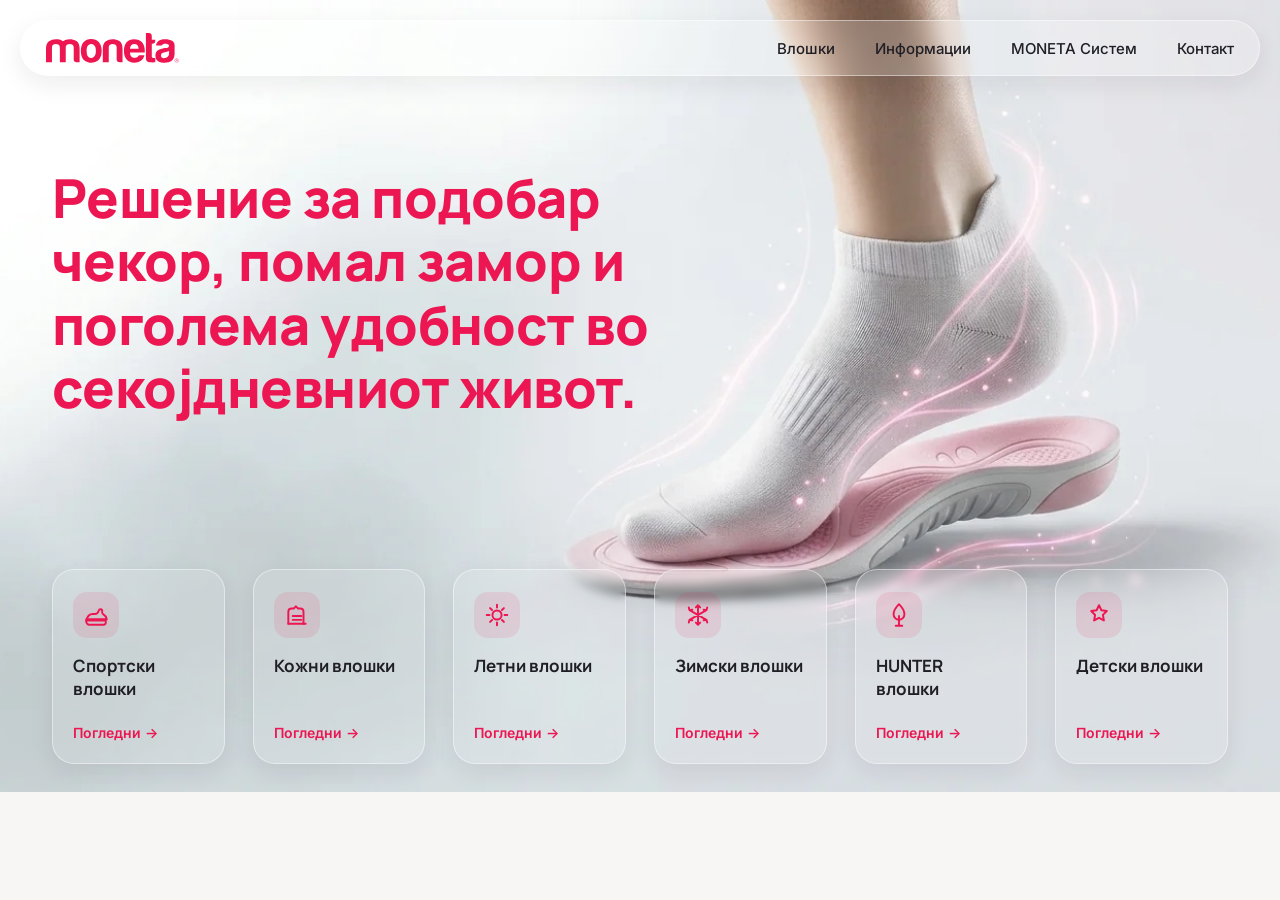
<file: index.html>
﻿<!DOCTYPE html>
<html lang="mk">
<head>
<meta charset="UTF-8">
<meta name="viewport" content="width=device-width, initial-scale=1.0">
<title>MONETA — Анатомски вложки</title>
<link rel="preconnect" href="https://fonts.googleapis.com">
<link rel="preconnect" href="https://fonts.gstatic.com" crossorigin>
<link href="https://fonts.googleapis.com/css2?family=Manrope:wght@500;700;800&family=Inter:wght@400;500;600&display=swap" rel="stylesheet">
<style>
  :root{
    --pink:#EC1752;
    --pink-soft:rgba(236,23,82,.35);
    --pink-wash:rgba(236,23,82,.08);
    --ink:#201F26;
    --muted:#6B6B76;
    --bg:#F7F6F5;
    --radius:20px;
    --wrap:1240px;
  }
  *{box-sizing:border-box;margin:0;padding:0;}
  html{scroll-behavior:smooth;}
  body{
    font-family:'Inter',sans-serif;
    color:var(--ink);
    background:var(--bg);
    -webkit-font-smoothing:antialiased;
    -moz-osx-font-smoothing:grayscale;
    overflow-x:hidden;
  }
  h1,h2,h3{font-family:'Manrope',sans-serif;}
  img{display:block;max-width:100%;height:auto;}
  a{text-decoration:none;color:inherit;}
  .wrap{max-width:var(--wrap);margin:0 auto;padding:0 32px;}

  /* ---------- NAVBAR (Normal flow on first screen, scrolls away) ---------- */
  .navbar{
    width: 100%;
    background: transparent;
    position: relative;
    z-index: 10;
  }
  .navbar__inner{
    max-width: var(--wrap);
    margin: 20px auto 0;
    padding: 12px 25px;
    display: flex;
    align-items: center;
    justify-content: space-between;
    background: rgba(255, 255, 255, 0.20);
    backdrop-filter: blur(5px);
    -webkit-backdrop-filter: blur(5px);
    border: 1px solid rgba(255, 255, 255, 0.45);
    border-radius: 50px;
    box-shadow: 0 8px 24px rgba(32, 31, 38, 0.08);
  }
  .navbar__logo img{height:30px;width:auto;}
  .navbar__links{display:flex;align-items:center;gap:40px;list-style:none;}
  .navbar__links a{
    font-size:15px;font-weight:500;color:var(--ink);
    position:relative;padding:6px 0;
    line-height:1.4;
    transition:color .2s ease;
  }
  .navbar__links a::after{
    content:'';position:absolute;left:0;bottom:0;width:0;height:2px;
    background:var(--pink);transition:width .25s ease;
  }
  .navbar__links a:hover{color:var(--pink);}
  .navbar__links a:hover::after{width:100%;}
  .navbar__toggle{
    display:none;flex-direction:column;gap:5px;background:none;border:none;cursor:pointer;padding:8px;
  }
  .navbar__toggle span{width:24px;height:2px;background:var(--ink);border-radius:2px;transition:transform .25s ease, opacity .25s ease;}

  /* ---------- HERO ---------- */
  .hero{
    position:relative;
    min-height:88vh;
    display:flex;
    flex-direction:column;
    justify-content:flex-start;
    background-image:url('images/hero-foot-insole.webp');
    background-size:cover;
    background-position:78% center;
    background-repeat:no-repeat;
  }
  .hero__inner{
    width:100%;
    max-width:var(--wrap);
    margin: 90px auto auto;
    padding: 0 32px;
  }
  .hero h1{
    color:var(--pink);
    font-size:clamp(34px, 4.2vw, 54px);
    font-weight:800;
    line-height:1.18;
    letter-spacing:-.01em;
    margin-bottom:16px;
    max-width:680px;
  }
  .hero h2{
    color:var(--ink);
    font-size:clamp(16px, 1.6vw, 20px);
    font-weight:600;
    line-height:1.5;
    font-family:'Inter',sans-serif;
  }
  @media (min-width: 861px){
    .hero h2{white-space:nowrap;}
  }

  /* ---------- CATEGORIES ---------- */
  .categories{
    position:absolute;
    left:0;
    right:0;
    bottom:28px;
    padding:0;
    overflow:visible;
    z-index:5;
    background:transparent;
  }
  .categories__head{
    display:none;
  }
  .categories__eyebrow{
    display:inline-block;
    font-size:13px;font-weight:600;letter-spacing:.08em;text-transform:uppercase;
    color:var(--pink);margin-bottom:14px;
  }
  .categories__head h3{
    font-size:clamp(24px,2.6vw,32px);
    font-weight:700;
    color:var(--ink);
  }
  .categories__grid{
    display:grid;
    grid-template-columns:repeat(6, minmax(0, 1fr));
    gap:28px;
    max-width:var(--wrap);
    margin:0 auto;
    padding:0 32px;
    align-items:stretch;
  }
  .card{
    display:flex;flex-direction:column;align-items:flex-start;gap:16px;
    padding:22px 20px;
    border-radius:22px;
    background:rgba(255,255,255,.10);
    backdrop-filter:blur(5px);
    -webkit-backdrop-filter:blur(5px);
    border:1px solid rgba(255,255,255,.45);
    box-shadow:0 8px 24px rgba(32,31,38,.08);
    transition:transform .3s ease, box-shadow .3s ease, background .3s ease;
    min-height:150px;
  }
  .card:hover{
    transform:translateY(-6px);
    background:rgba(255,255,255,.65);
    box-shadow:0 20px 40px rgba(236,23,82,.14);
  }
  .card__icon{
    width:46px;height:46px;
    display:flex;align-items:center;justify-content:center;
    border-radius:14px;
    background:rgba(236,23,82,.1);
  }
  .card__icon svg{width:26px;height:26px;stroke:var(--pink);}
  .card h4{
    font-family:'Manrope',sans-serif;
    font-size:17px;font-weight:700;color:var(--ink);
  }
  .card__link{
    margin-top:auto;padding-top:8px;
    font-size:14px;font-weight:600;color:var(--pink);
    display:flex;align-items:center;gap:6px;
  }

  /* ---------- RESPONSIVE ---------- */
  @media (max-width:1200px){
    .categories__grid{grid-template-columns:repeat(3,1fr);}
  }
  @media (max-width:900px){
    .categories{
      position:relative;
      bottom:auto;
      margin-top:24px;
      padding:0 0 8px;
    }
    .categories__grid{grid-template-columns:repeat(2,1fr);}
    .hero__inner{margin: 64px auto 0;}
  }
  @media (max-width:860px){
    .navbar__inner{
      margin: 16px auto 0;
      padding: 12px 18px;
      position:relative;
    }
    .navbar__links{
      position:absolute;
      top:calc(100% + 10px);
      left:auto;
      right:0;
      width:min(100%, 320px);
      flex-direction:column;
      align-items:center;
      justify-content:center;
      gap:10px;
      padding:0 14px;
      max-height:0;
      overflow:hidden;
      opacity:0;
      pointer-events:none;
      transition:max-height .3s ease, opacity .25s ease, padding .3s ease, transform .25s ease;
      transform:translateY(-6px);
      background:#9A9A9A;
      backdrop-filter:blur(14px);
      -webkit-backdrop-filter:blur(14px);
      border:1px solid rgba(255,255,255,.34);
      border-radius:20px;
      box-shadow:0 20px 40px rgba(32,31,38,.12);
      z-index:25;
      isolation:isolate;
    }
    .navbar__links::before{
      content:'m';
      position:absolute;
      top:50%;
      left:50%;
      transform:translate(-50%, -50%);
      font-family:'Manrope',sans-serif;
      font-size:clamp(76px, 20vw, 120px);
      font-weight:800;
      line-height:1;
      letter-spacing:-.08em;
      color:rgba(236,23,82,.10);
      pointer-events:none;
      z-index:-1;
    }
    .navbar__links.is-open{
      max-height:320px;
      padding:18px 14px;
      opacity:1;
      pointer-events:auto;
      transform:translateY(0);
    }
    .navbar__links a{
      width:100%;
      max-width:280px;
      padding:12px 20px;
      text-align:center;
      font-size:16px;
      border-radius:14px;
    }
    .navbar__links a::after{display:none;}
    .navbar__links a:hover{background:rgba(255,255,255,.30);}
    .navbar__toggle{display:flex;position:relative;z-index:21;}

    .hero{
      min-height:auto;
      background-size:cover;
      background-position:center center;
      padding-bottom:20px;
    }
    .hero__inner{
      margin: 70px auto 0;
      padding: 0 20px;
    }
    .hero h1{
      font-size:clamp(28px, 9.2vw, 40px);
      margin-bottom:12px;
      max-width:100%;
    }
    .hero h2{
      font-size:clamp(15px, 4.8vw, 18px);
      max-width:100%;
    }
    .categories__grid{grid-template-columns:repeat(2,1fr);gap:18px;padding:0 20px; margin:0 auto;}
    .card{padding:18px 16px;min-height:0;border-radius:18px;}
    .card h4{font-size:16px;}
    .card__icon{width:42px;height:42px;}
  }
  @media (max-width:560px){
    .hero{
      background-size:cover;
      background-position:62% center;
    }
    .categories__grid{grid-template-columns:1fr;}
  }
  @media (max-width:480px){
    .hero{padding-bottom:16px;}
    .hero__inner{margin-top:58px;}
    .navbar__inner{margin-top:12px;}
    .hero h1{font-size:clamp(24px, 8vw, 32px);}
    .card__link{font-size:13px;}
  }
</style>
</head>
<body>

  <section class="hero">
    <header class="navbar">
      <div class="navbar__inner">
        <a href="#" class="navbar__logo"><img src="images/moneta-logo.svg" alt="MONETA лого"></a>
        <ul class="navbar__links" id="navLinks">
          <li><a href="#">Влошки</a></li>
          <li><a href="#">Информации</a></li>
          <li><a href="#">MONETA Систем</a></li>
          <li><a href="#">Контакт</a></li>
        </ul>
        <button class="navbar__toggle" id="navToggle" aria-label="Отвори мени" aria-expanded="false">
          <span></span><span></span><span></span>
        </button>
      </div>
    </header>

    <div class="hero__inner">
      <h1>Решение за подобар чекор, помал замор и поголема удобност во секојдневниот живот.</h1>
      
    </div>

    <div class="categories">
      <div class="categories__head">
        <span class="categories__eyebrow">MONETA вложки</span>
        <h3>Изберете ја вашата категорија</h3>
      </div>

      <div class="categories__grid">

      <a href="#" class="card">
        <div class="card__icon">
          <svg viewBox="0 0 24 24" fill="none" stroke-width="1.8" stroke-linecap="round" stroke-linejoin="round"><path d="M3 17c1-4 3-6 6-6h2c2 0 3-1.2 3.5-3 .3-1 1-1.5 2-1.3 1 .2 1.5 1.1 1.2 2.1-.3 1-.2 1.7.6 2.2 1.6 1 3.2 2.6 3.7 5H3Z"/><path d="M3 17h18v2a2 2 0 0 1-2 2H6a3 3 0 0 1-3-3v-1Z"/></svg>
        </div>
        <h4>Спортски влошки</h4>
        <span class="card__link">Погледни →</span>
      </a>

      <a href="#" class="card">
        <div class="card__icon">
          <svg viewBox="0 0 24 24" fill="none" stroke-width="1.8" stroke-linecap="round" stroke-linejoin="round"><path d="M4 20V9c0-1.7 1.3-3 3-3h2l2-2 2 2h2c1.7 0 3 1.3 3 3v11"/><path d="M4 20h16"/><path d="M8 13h8"/><path d="M8 16.5h8"/></svg>
        </div>
        <h4>Кожни влошки</h4>
        <span class="card__link">Погледни →</span>
      </a>

      <a href="#" class="card">
        <div class="card__icon">
          <svg viewBox="0 0 24 24" fill="none" stroke-width="1.8" stroke-linecap="round" stroke-linejoin="round"><circle cx="12" cy="12" r="4.2"/><path d="M12 2.5v2.6M12 18.9v2.6M21.5 12h-2.6M5.1 12H2.5M18.4 5.6l-1.8 1.8M7.4 16.6l-1.8 1.8M18.4 18.4l-1.8-1.8M7.4 7.4 5.6 5.6"/></svg>
        </div>
        <h4>Летни влошки</h4>
        <span class="card__link">Погледни →</span>
      </a>

      <a href="#" class="card">
        <div class="card__icon">
          <svg viewBox="0 0 24 24" fill="none" stroke-width="1.8" stroke-linecap="round" stroke-linejoin="round"><path d="M12 3v18M4.2 7.5l15.6 9M4.2 16.5l15.6-9M12 3l-2 2m2-2 2 2M12 21l-2-2m2 2 2-2M4.2 7.5l2.6-.4m-2.6.4-.7-2.5M19.8 16.5l-2.6.4m2.6-.4.7 2.5M4.2 16.5l2.6.4m-2.6-.4-.7 2.5M19.8 7.5l-2.6-.4m2.6.4.7-2.5"/></svg>
        </div>
        <h4>Зимски влошки</h4>
        <span class="card__link">Погледни →</span>
      </a>

      <a href="#" class="card">
        <div class="card__icon">
          <svg viewBox="0 0 24 24" fill="none" stroke-width="1.8" stroke-linecap="round" stroke-linejoin="round"><path d="M12 2c3 3 5 6.2 5 9.4A5 5 0 0 1 7 11.4C7 8.2 9 5 12 2Z"/><path d="M12 13v9M9 22h6"/></svg>
        </div>
        <h4>HUNTER влошки</h4>
        <span class="card__link">Погледни →</span>
      </a>

      <a href="#" class="card">
        <div class="card__icon">
          <svg viewBox="0 0 24 24" fill="none" stroke-width="1.8" stroke-linecap="round" stroke-linejoin="round"><path d="m12 3 2.2 4.6 5 .7-3.6 3.6.9 5.1L12 14.6l-4.5 2.4.9-5-3.6-3.7 5-.7L12 3Z"/></svg>
        </div>
        <h4>Детски влошки</h4>
        <span class="card__link">Погледни →</span>
      </a>

    </div>
  </section>

  <script>
    const toggle = document.getElementById('navToggle');
    const links = document.getElementById('navLinks');

    toggle.addEventListener('click', () => {
      const isOpen = links.classList.toggle('is-open');
      toggle.setAttribute('aria-expanded', isOpen);
    });

    links.querySelectorAll('a').forEach((link) => {
      link.addEventListener('click', () => {
        links.classList.remove('is-open');
        toggle.setAttribute('aria-expanded', 'false');
      });
    });
  </script>
</body>
</html>
</file>
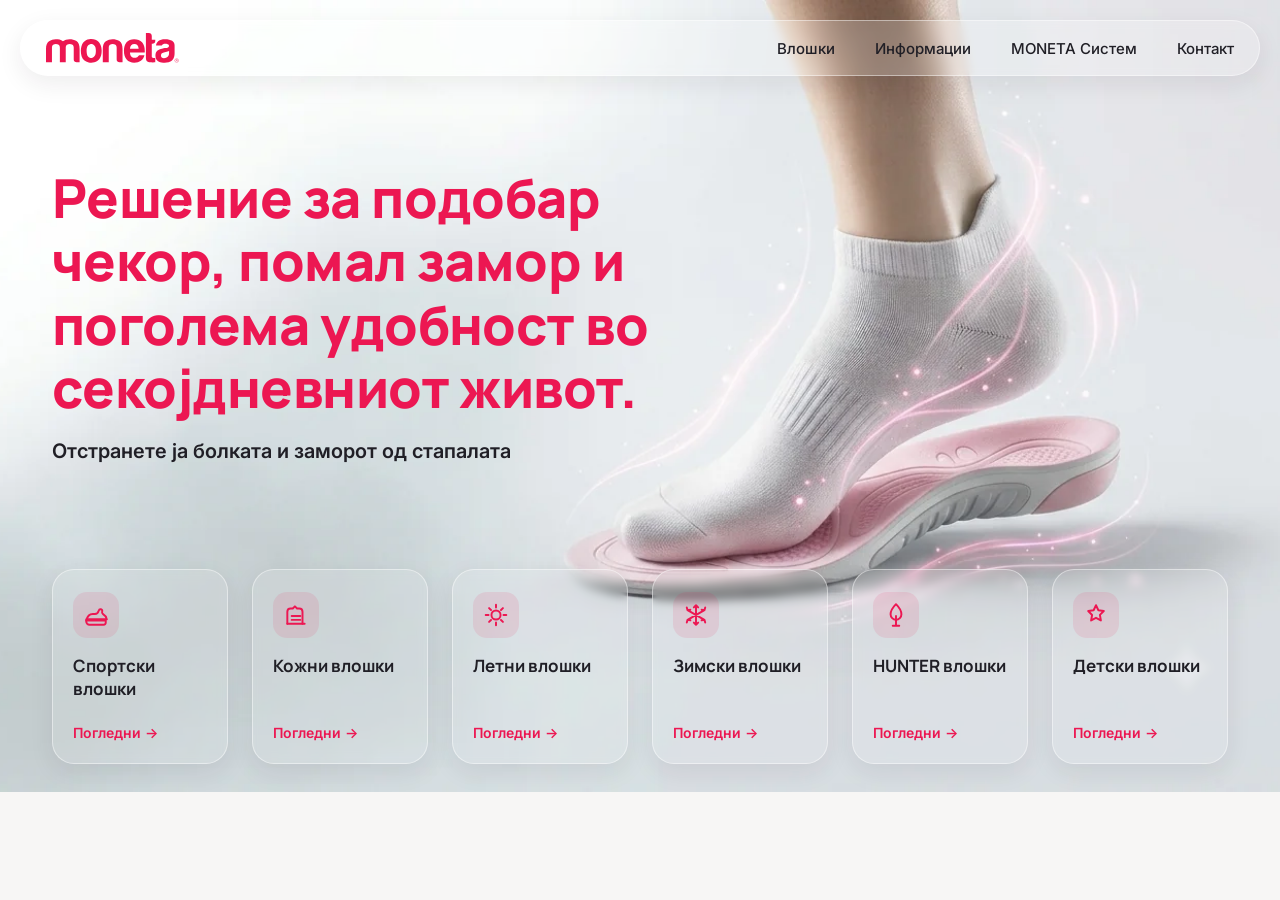
<file: moneta-hero/index.html>
<!DOCTYPE html>
<html lang="mk">
<head>
<meta charset="UTF-8">
<meta name="viewport" content="width=device-width, initial-scale=1.0">
<title>MONETA — Анатомски вложки</title>
<link rel="preconnect" href="https://fonts.googleapis.com">
<link rel="preconnect" href="https://fonts.gstatic.com" crossorigin>
<link href="https://fonts.googleapis.com/css2?family=Manrope:wght@500;700;800&family=Inter:wght@400;500;600&display=swap" rel="stylesheet">
<style>
  :root{
    --pink:#EC1752;
    --pink-soft:rgba(236,23,82,.35);
    --pink-wash:rgba(236,23,82,.08);
    --ink:#201F26;
    --muted:#6B6B76;
    --bg:#F7F6F5;
    --radius:20px;
    --wrap:1240px;
  }
  *{box-sizing:border-box;margin:0;padding:0;}
  html{scroll-behavior:smooth;}
  body{
    font-family:'Inter',sans-serif;
    color:var(--ink);
    background:var(--bg);
    -webkit-font-smoothing:antialiased;
    -moz-osx-font-smoothing:grayscale;
  }
  h1,h2,h3{font-family:'Manrope',sans-serif;}
  img{display:block;max-width:100%;height:auto;}
  a{text-decoration:none;color:inherit;}
  .wrap{max-width:var(--wrap);margin:0 auto;padding:0 32px;}

  /* ---------- NAVBAR (Normal flow on first screen, scrolls away) ---------- */
  .navbar{
    width: 100%;
    background: transparent;
    position: relative;
    z-index: 10;
  }
  .navbar__inner{
    max-width: var(--wrap);
    margin: 20px auto 0;
    padding: 12px 25px;
    display: flex;
    align-items: center;
    justify-content: space-between;
    background: rgba(255, 255, 255, 0.20);
    backdrop-filter: blur(5px);
    -webkit-backdrop-filter: blur(5px);
    border: 1px solid rgba(255, 255, 255, 0.45);
    border-radius: 50px;
    box-shadow: 0 8px 24px rgba(32, 31, 38, 0.08);
  }
  .navbar__logo img{height:30px;width:auto;}
  .navbar__links{display:flex;align-items:center;gap:40px;list-style:none;}
  .navbar__links a{
    font-size:15px;font-weight:500;color:var(--ink);
    position:relative;padding:6px 0;
    transition:color .2s ease;
  }
  .navbar__links a::after{
    content:'';position:absolute;left:0;bottom:0;width:0;height:2px;
    background:var(--pink);transition:width .25s ease;
  }
  .navbar__links a:hover{color:var(--pink);}
  .navbar__links a:hover::after{width:100%;}
  .navbar__toggle{
    display:none;flex-direction:column;gap:5px;background:none;border:none;cursor:pointer;padding:8px;
  }
  .navbar__toggle span{width:24px;height:2px;background:var(--ink);border-radius:2px;transition:transform .25s ease, opacity .25s ease;}

  /* ---------- HERO ---------- */
  .hero{
    position:relative;
    min-height:88vh;
    display:flex;
    flex-direction:column;
    justify-content:flex-start;
    background-image:url('images/hero-foot-insole.webp');
    background-size:cover;
    background-position:78% center;
    background-repeat:no-repeat;
  }
  .hero__inner{
    width:100%;
    max-width:var(--wrap);
    margin: 90px auto auto;
    padding: 0 32px;
  }
  .hero h1{
    color:var(--pink);
    font-size:clamp(34px, 4.2vw, 54px);
    font-weight:800;
    line-height:1.18;
    letter-spacing:-.01em;
    margin-bottom:16px;
    max-width:680px;
  }
  .hero h2{
    color:var(--ink);
    font-size:clamp(16px, 1.6vw, 20px);
    font-weight:600;
    line-height:1.5;
    font-family:'Inter',sans-serif;
  }
  @media (min-width: 861px){
    .hero h2{white-space:nowrap;}
  }

  /* ---------- CATEGORIES ---------- */
  .categories{
    position:absolute;
    left:0;
    right:0;
    bottom:28px;
    padding:0;
    overflow:visible;
    z-index:5;
    background:transparent;
  }
  .categories__head{
    display:none;
  }
  .categories__eyebrow{
    display:inline-block;
    font-size:13px;font-weight:600;letter-spacing:.08em;text-transform:uppercase;
    color:var(--pink);margin-bottom:14px;
  }
  .categories__head h3{
    font-size:clamp(24px,2.6vw,32px);
    font-weight:700;
    color:var(--ink);
  }
  .categories__grid{
    display:grid;
    grid-template-columns:repeat(6, minmax(0, 1fr));
    gap:24px;
    max-width:var(--wrap);
    margin:0 auto;
    padding:0 32px;
    align-items:stretch;
  }
  .card{
    display:flex;flex-direction:column;align-items:flex-start;gap:16px;
    padding:22px 20px;
    border-radius:22px;
    background:rgba(255,255,255,.10);
    backdrop-filter:blur(5px);
    -webkit-backdrop-filter:blur(5px);
    border:1px solid rgba(255,255,255,.45);
    box-shadow:0 8px 24px rgba(32,31,38,.08);
    transition:transform .3s ease, box-shadow .3s ease, background .3s ease;
    min-height:150px;
  }
  .card:hover{
    transform:translateY(-6px);
    background:rgba(255,255,255,.65);
    box-shadow:0 20px 40px rgba(236,23,82,.14);
  }
  .card__icon{
    width:46px;height:46px;
    display:flex;align-items:center;justify-content:center;
    border-radius:14px;
    background:rgba(236,23,82,.1);
  }
  .card__icon svg{width:26px;height:26px;stroke:var(--pink);}
  .card h4{
    font-family:'Manrope',sans-serif;
    font-size:17px;font-weight:700;color:var(--ink);
  }
  .card__link{
    margin-top:auto;padding-top:8px;
    font-size:14px;font-weight:600;color:var(--pink);
    display:flex;align-items:center;gap:6px;
  }

  /* ---------- RESPONSIVE ---------- */
  @media (max-width:1200px){
    .categories__grid{grid-template-columns:repeat(3,1fr);}
  }
  @media (max-width:1024px){
    .categories__grid{grid-template-columns:repeat(2,1fr);}
  }
  @media (max-width:860px){
    .navbar__inner{padding: 20px;}
    .navbar__links{
      position:absolute;top:100%;left:20px;right:20px;
      background:rgba(255,255,255,.98);
      backdrop-filter:blur(16px);
      -webkit-backdrop-filter:blur(16px);
      flex-direction:column;align-items:flex-start;gap:0;
      max-height:0;overflow:hidden;
      transition:max-height .3s ease, padding .3s ease;
      border:1px solid rgba(0,0,0,.06);
      border-radius: 20px;
      box-shadow: 0 20px 40px rgba(32,31,38,0.12);
    }
    .navbar__links.is-open{max-height:280px; padding: 10px 0;}
    .navbar__links a{width:100%;padding:14px 24px;}
    .navbar__links a::after{display:none;}
    .navbar__toggle{display:flex;}

    .hero{min-height:78vh;}
    .categories{padding:80px 0 90px;}
    .categories__grid{grid-template-columns:1fr;gap:20px;padding:0 20px;}
  }
  @media (max-width:480px){
    .hero{min-height:auto;padding-bottom:60px;}
  }
</style>
</head>
<body>

  <section class="hero">
    <header class="navbar">
      <div class="navbar__inner">
        <a href="#" class="navbar__logo"><img src="images/moneta-logo.svg" alt="MONETA лого"></a>
        <ul class="navbar__links" id="navLinks">
          <li><a href="#">Влошки</a></li>
          <li><a href="#">Информации</a></li>
          <li><a href="#">MONETA Систем</a></li>
          <li><a href="#">Контакт</a></li>
        </ul>
        <button class="navbar__toggle" id="navToggle" aria-label="Отвори мени" aria-expanded="false">
          <span></span><span></span><span></span>
        </button>
      </div>
    </header>

    <div class="hero__inner">
      <h1>Решение за подобар чекор, помал замор и поголема удобност во секојдневниот живот.</h1>
      <h2>Отстранете ја болката и заморот од стапалата</h2>
    </div>

    <div class="categories">
      <div class="categories__head">
        <span class="categories__eyebrow">MONETA вложки</span>
        <h3>Изберете ја вашата категорија</h3>
      </div>

      <div class="categories__grid">

      <a href="#" class="card">
        <div class="card__icon">
          <svg viewBox="0 0 24 24" fill="none" stroke-width="1.8" stroke-linecap="round" stroke-linejoin="round"><path d="M3 17c1-4 3-6 6-6h2c2 0 3-1.2 3.5-3 .3-1 1-1.5 2-1.3 1 .2 1.5 1.1 1.2 2.1-.3 1-.2 1.7.6 2.2 1.6 1 3.2 2.6 3.7 5H3Z"/><path d="M3 17h18v2a2 2 0 0 1-2 2H6a3 3 0 0 1-3-3v-1Z"/></svg>
        </div>
        <h4>Спортски влошки</h4>
        <span class="card__link">Погледни →</span>
      </a>

      <a href="#" class="card">
        <div class="card__icon">
          <svg viewBox="0 0 24 24" fill="none" stroke-width="1.8" stroke-linecap="round" stroke-linejoin="round"><path d="M4 20V9c0-1.7 1.3-3 3-3h2l2-2 2 2h2c1.7 0 3 1.3 3 3v11"/><path d="M4 20h16"/><path d="M8 13h8"/><path d="M8 16.5h8"/></svg>
        </div>
        <h4>Кожни влошки</h4>
        <span class="card__link">Погледни →</span>
      </a>

      <a href="#" class="card">
        <div class="card__icon">
          <svg viewBox="0 0 24 24" fill="none" stroke-width="1.8" stroke-linecap="round" stroke-linejoin="round"><circle cx="12" cy="12" r="4.2"/><path d="M12 2.5v2.6M12 18.9v2.6M21.5 12h-2.6M5.1 12H2.5M18.4 5.6l-1.8 1.8M7.4 16.6l-1.8 1.8M18.4 18.4l-1.8-1.8M7.4 7.4 5.6 5.6"/></svg>
        </div>
        <h4>Летни влошки</h4>
        <span class="card__link">Погледни →</span>
      </a>

      <a href="#" class="card">
        <div class="card__icon">
          <svg viewBox="0 0 24 24" fill="none" stroke-width="1.8" stroke-linecap="round" stroke-linejoin="round"><path d="M12 3v18M4.2 7.5l15.6 9M4.2 16.5l15.6-9M12 3l-2 2m2-2 2 2M12 21l-2-2m2 2 2-2M4.2 7.5l2.6-.4m-2.6.4-.7-2.5M19.8 16.5l-2.6.4m2.6-.4.7 2.5M4.2 16.5l2.6.4m-2.6-.4-.7 2.5M19.8 7.5l-2.6-.4m2.6.4.7-2.5"/></svg>
        </div>
        <h4>Зимски влошки</h4>
        <span class="card__link">Погледни →</span>
      </a>

      <a href="#" class="card">
        <div class="card__icon">
          <svg viewBox="0 0 24 24" fill="none" stroke-width="1.8" stroke-linecap="round" stroke-linejoin="round"><path d="M12 2c3 3 5 6.2 5 9.4A5 5 0 0 1 7 11.4C7 8.2 9 5 12 2Z"/><path d="M12 13v9M9 22h6"/></svg>
        </div>
        <h4>HUNTER влошки</h4>
        <span class="card__link">Погледни →</span>
      </a>

      <a href="#" class="card">
        <div class="card__icon">
          <svg viewBox="0 0 24 24" fill="none" stroke-width="1.8" stroke-linecap="round" stroke-linejoin="round"><path d="m12 3 2.2 4.6 5 .7-3.6 3.6.9 5.1L12 14.6l-4.5 2.4.9-5-3.6-3.7 5-.7L12 3Z"/></svg>
        </div>
        <h4>Детски влошки</h4>
        <span class="card__link">Погледни →</span>
      </a>

    </div>
  </section>

  <script>
    const toggle = document.getElementById('navToggle');
    const links = document.getElementById('navLinks');
    toggle.addEventListener('click', () => {
      const isOpen = links.classList.toggle('is-open');
      toggle.setAttribute('aria-expanded', isOpen);
    });
  </script>
</body>
</html>
</file>
